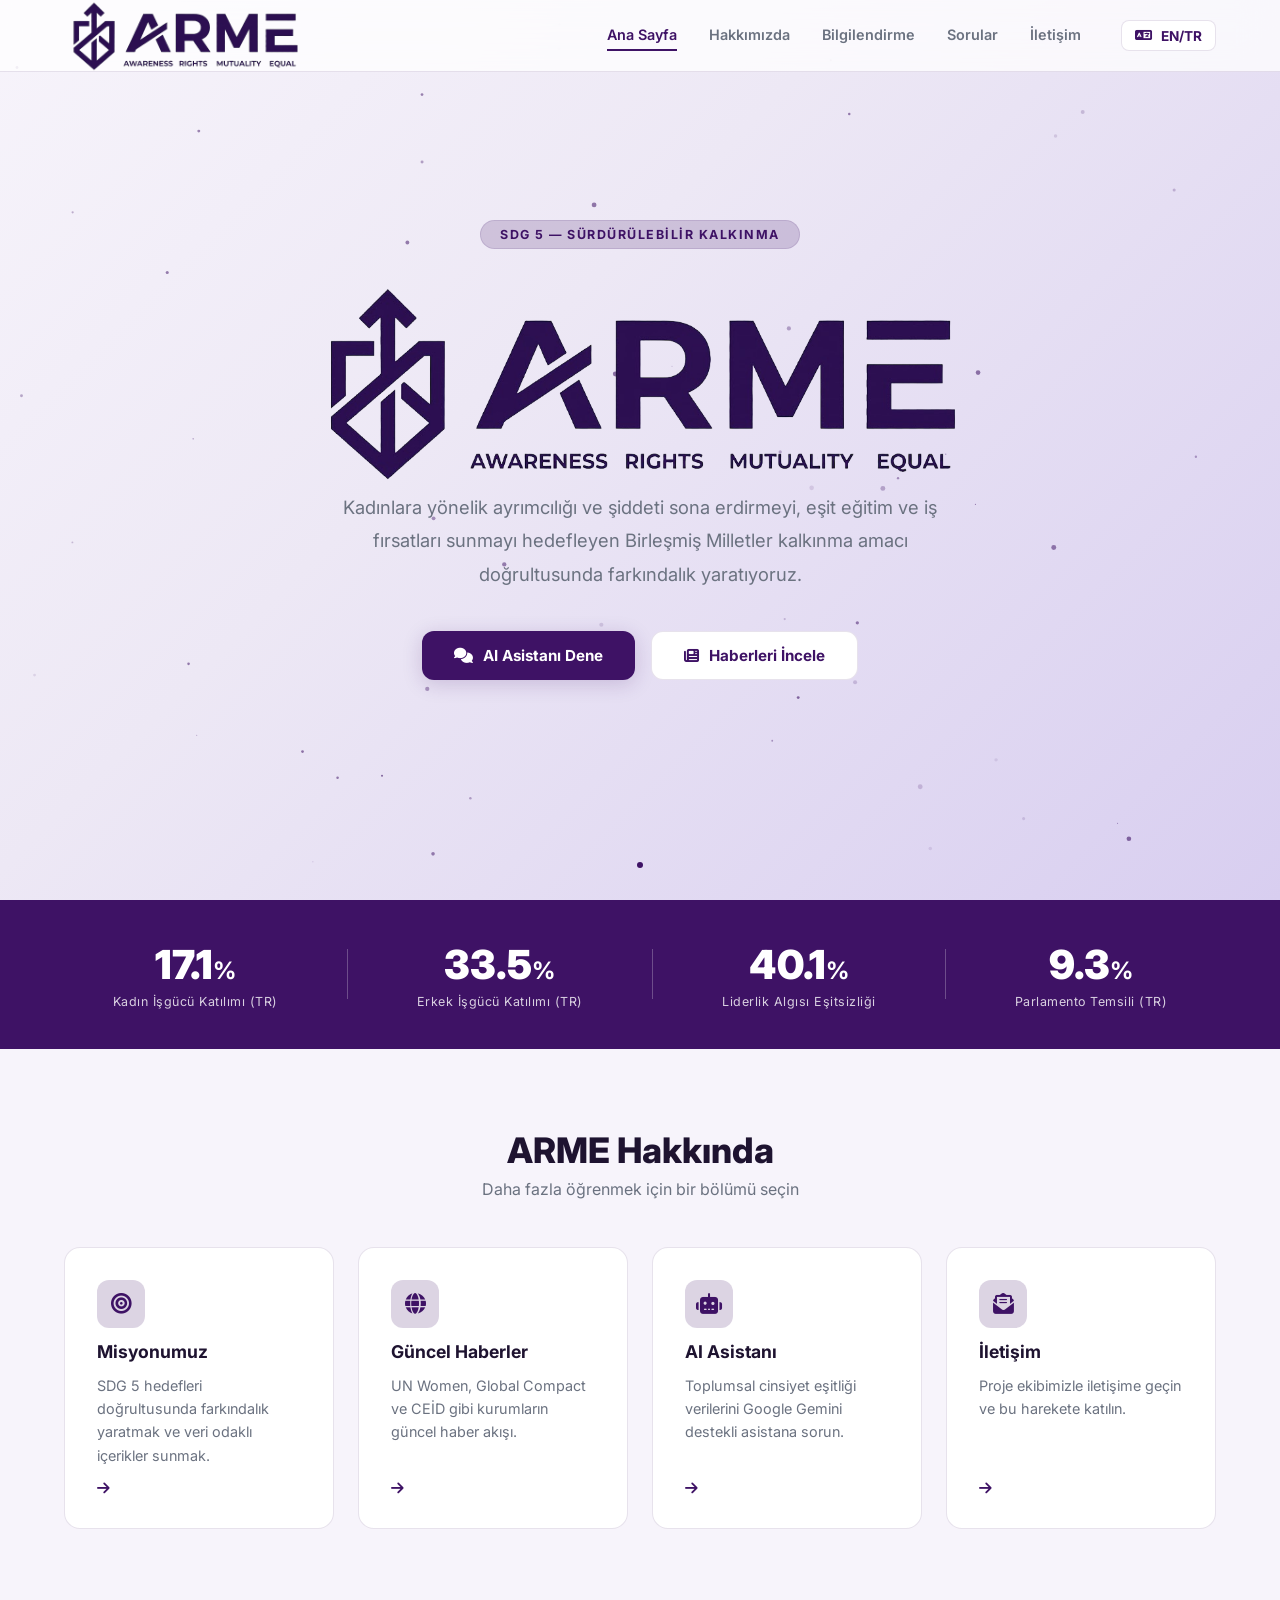
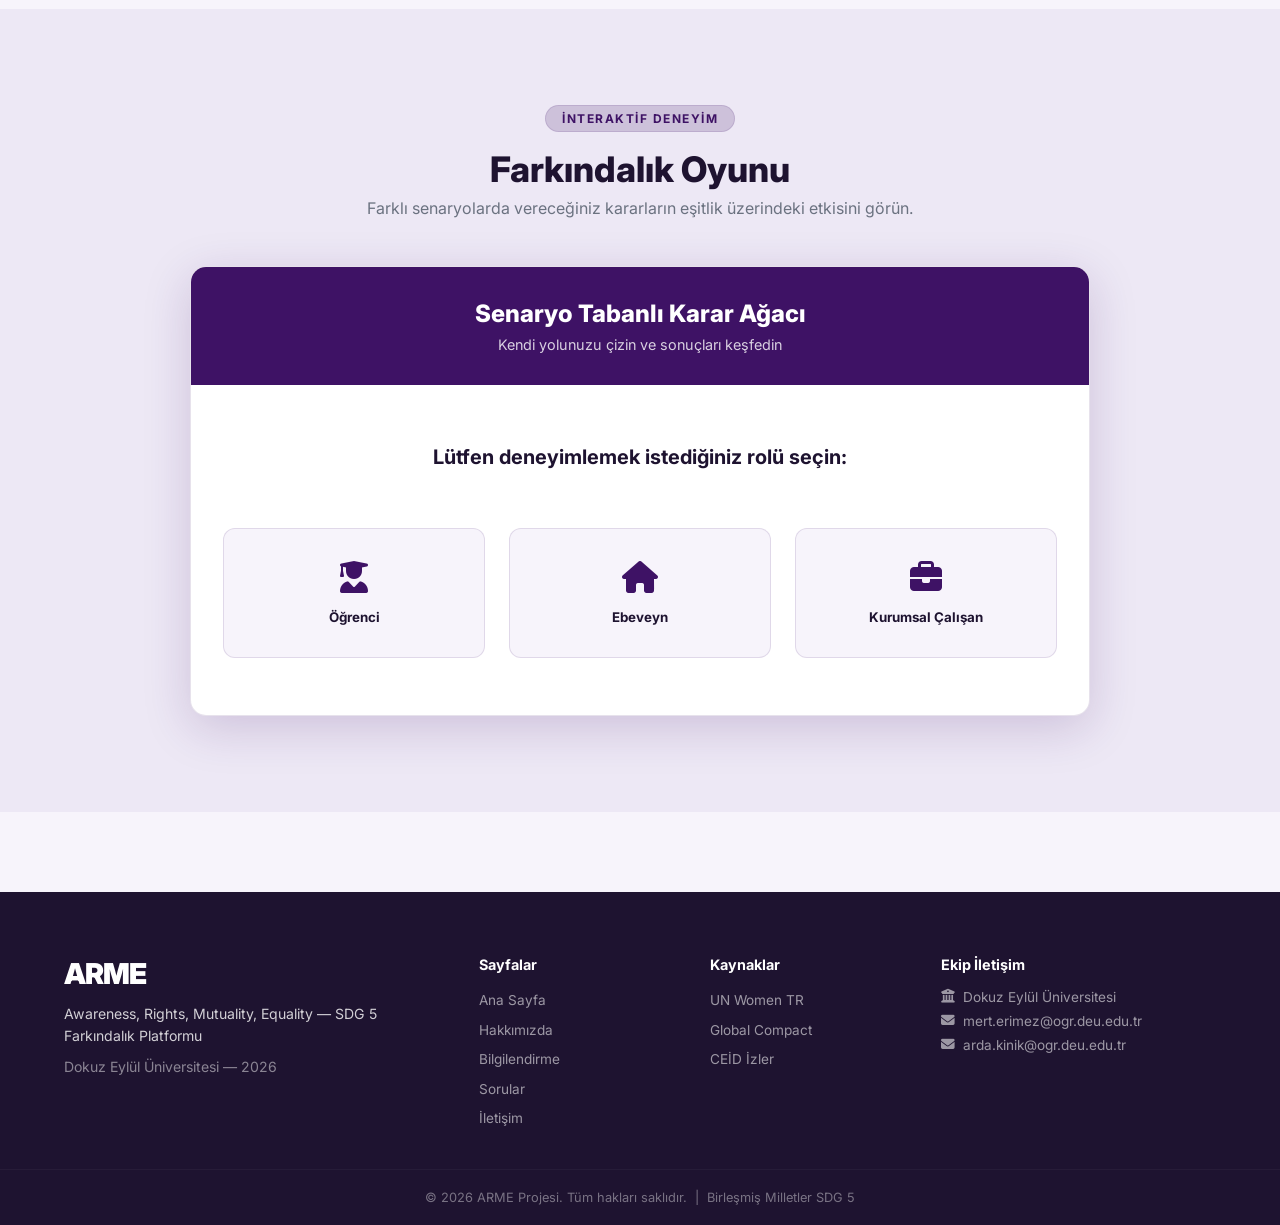
<file: sdg5-website/index.html>
<!DOCTYPE html>
<html lang="tr">

<head>
    <meta charset="UTF-8">
    <meta name="viewport" content="width=device-width, initial-scale=1.0">
    <title>ARME | Awareness, Rights, Mutuality, Equality</title>
    <meta name="description"
        content="ARME — SDG 5 Toplumsal Cinsiyet Eşitliği portalı. BM, ILO ve TÜİK verileri ile desteklenen küresel farkındalık platformu.">
    <link rel="preconnect" href="https://fonts.googleapis.com">
    <link href="https://fonts.googleapis.com/css2?family=Inter:wght@300;400;500;600;700;800;900&display=swap"
        rel="stylesheet">
    <link rel="stylesheet" href="https://cdnjs.cloudflare.com/ajax/libs/font-awesome/6.5.0/css/all.min.css">
    <link rel="stylesheet" href="styles.css">
</head>

<body>
    <!-- Navigation -->
    <header class="navbar" id="navbar">
        <div class="nav-inner">
            <a href="index.html" class="nav-brand">
                <img src="arme-logo.png" alt="ARME" class="nav-logo-img">
            </a>
            <nav class="nav-links" id="nav-links">
                <a href="index.html" class="nav-link active">Ana Sayfa</a>
                <a href="hakkimizda.html" class="nav-link">Hakkımızda</a>
                <a href="bilgilendirme.html" class="nav-link">Bilgilendirme</a>
                <a href="sorular.html" class="nav-link">Sorular</a>
                <a href="iletisim.html" class="nav-link">İletişim</a>
            </nav>
            <button class="hamburger" id="hamburger" aria-label="Menüyü Aç">
                <span></span><span></span><span></span>
            </button>
        </div>
    </header>

    <!-- Hero — Full Viewport -->
    <section class="hero" id="hero">
        <div class="hero-bg-particles" id="particles"></div>
        <div class="hero-content">
            <div class="hero-badge">SDG 5 — Sürdürülebilir Kalkınma</div>
            <a href="index.html" class="nav-brand">
                <img src="arme-logo.png" alt="ARME" class="herotitle">
            </a>

            <p class="hero-desc">Kadınlara yönelik ayrımcılığı ve şiddeti sona erdirmeyi, eşit eğitim ve iş fırsatları
                sunmayı hedefleyen Birleşmiş Milletler kalkınma amacı doğrultusunda farkındalık yaratıyoruz.</p>
            <div class="hero-actions">
                <a href="sorular.html" class="btn-primary">
                    <i class="fas fa-comments"></i> AI Asistanı Dene
                </a>
                <a href="bilgilendirme.html" class="btn-ghost">
                    <i class="fas fa-newspaper"></i> Haberleri İncele
                </a>
            </div>
        </div>
        <div class="hero-scroll-hint">
            <div class="scroll-dot"></div>
        </div>
    </section>

    <!-- Stats Strip -->
    <section class="stats-strip">
        <div class="stats-inner">
            <div class="stat-item">
                <span class="stat-num" data-target="36.6">0</span><span class="stat-unit">%</span>
                <p>Kadın İşgücü Katılımı (TR)</p>
            </div>
            <div class="stat-divider"></div>
            <div class="stat-item">
                <span class="stat-num" data-target="71.7">0</span><span class="stat-unit">%</span>
                <p>Erkek İşgücü Katılımı (TR)</p>
            </div>
            <div class="stat-divider"></div>
            <div class="stat-item">
                <span class="stat-num" data-target="85.9">0</span><span class="stat-unit">%</span>
                <p>Liderlik Algısı Eşitsizliği</p>
            </div>
            <div class="stat-divider"></div>
            <div class="stat-item">
                <span class="stat-num" data-target="20">0</span><span class="stat-unit">%</span>
                <p>Parlamento Temsili (TR)</p>
            </div>
        </div>
    </section>

    <!-- Quick Cards -->
    <section class="quick-cards">
        <div class="section-header-center">
            <h2>ARME Hakkında</h2>
            <p>Daha fazla öğrenmek için bir bölümü seçin</p>
        </div>
        <div class="cards-grid">
            <a href="hakkimizda.html" class="qcard">
                <div class="qcard-icon"><i class="fas fa-bullseye"></i></div>
                <h3>Misyonumuz</h3>
                <p>SDG 5 hedefleri doğrultusunda farkındalık yaratmak ve veri odaklı içerikler sunmak.</p>
                <span class="qcard-arrow"><i class="fas fa-arrow-right"></i></span>
            </a>
            <a href="bilgilendirme.html" class="qcard">
                <div class="qcard-icon"><i class="fas fa-globe"></i></div>
                <h3>Güncel Haberler</h3>
                <p>UN Women, Global Compact ve CEİD gibi kurumların güncel haber akışı.</p>
                <span class="qcard-arrow"><i class="fas fa-arrow-right"></i></span>
            </a>
            <a href="sorular.html" class="qcard">
                <div class="qcard-icon"><i class="fas fa-robot"></i></div>
                <h3>AI Asistanı</h3>
                <p>Toplumsal cinsiyet eşitliği verilerini Google Gemini destekli asistana sorun.</p>
                <span class="qcard-arrow"><i class="fas fa-arrow-right"></i></span>
            </a>
            <a href="iletisim.html" class="qcard">
                <div class="qcard-icon"><i class="fas fa-envelope-open-text"></i></div>
                <h3>İletişim</h3>
                <p>Proje ekibimizle iletişime geçin ve bu harekete katılın.</p>
                <span class="qcard-arrow"><i class="fas fa-arrow-right"></i></span>
            </a>
        </div>
    </section>

    <!-- Awareness Game Section -->
    <section class="game-section">
        <div class="section-header-center">
            <span class="page-badge">İnteraktif Deneyim</span>
            <h2>Farkındalık Oyunu</h2>
            <p>Farklı senaryolarda vereceğiniz kararların eşitlik üzerindeki etkisini görün.</p>
        </div>
        <div class="game-container">
            <div class="game-header">
                <h2>Senaryo Tabanlı Karar Ağacı</h2>
                <p>Kendi yolunuzu çizin ve sonuçları keşfedin</p>
            </div>
            <div id="game-body" class="game-body">
                <!-- Game content injected by JS -->
            </div>
        </div>
    </section>

    <!-- Footer -->
    <footer class="footer">
        <div class="footer-inner">
            <div class="footer-brand">
                <div class="footer-logo">ARME</div>
                <p>Awareness, Rights, Mutuality, Equality — SDG 5 Farkındalık Platformu</p>
                <p class="footer-sub">Dokuz Eylül Üniversitesi — 2026</p>
            </div>
            <div class="footer-links">
                <h4>Sayfalar</h4>
                <ul>
                    <li><a href="index.html">Ana Sayfa</a></li>
                    <li><a href="hakkimizda.html">Hakkımızda</a></li>
                    <li><a href="bilgilendirme.html">Bilgilendirme</a></li>
                    <li><a href="sorular.html">Sorular</a></li>
                    <li><a href="iletisim.html">İletişim</a></li>
                </ul>
            </div>
            <div class="footer-links">
                <h4>Kaynaklar</h4>
                <ul>
                    <li><a href="https://turkiye.unwomen.org/tr" target="_blank">UN Women TR</a></li>
                    <li><a href="https://www.globalcompactturkiye.org/" target="_blank">Global Compact</a></li>
                    <li><a href="https://ceidizler.ceid.org.tr/" target="_blank">CEİD İzler</a></li>
                </ul>
            </div>
            <div class="footer-contact">
                <h4>Ekip İletişim</h4>
                <p><i class="fas fa-university"></i> Dokuz Eylül Üniversitesi</p>
                <p><i class="fas fa-envelope"></i> mert.erimez@ogr.deu.edu.tr</p>
                <p><i class="fas fa-envelope"></i> arda.kinik@ogr.deu.edu.tr</p>
            </div>
        </div>
        <div class="footer-bottom">
            <p>© 2026 ARME Projesi. Tüm hakları saklıdır. &nbsp;|&nbsp; Birleşmiş Milletler SDG 5</p>
        </div>
    </footer>

    <script src="app.js"></script>
    <script src="game.js"></script>
    <script>
        // Stat counter animation 
        const statNums = document.querySelectorAll('.stat-num');
        const observer = new IntersectionObserver((entries) => {
            entries.forEach(e => {
                if (e.isIntersecting) {
                    const el = e.target;
                    const target = parseFloat(el.dataset.target);
                    let current = 0;
                    const step = target / 60;
                    const timer = setInterval(() => {
                        current += step;
                        if (current >= target) { current = target; clearInterval(timer); }
                        el.textContent = current % 1 === 0 ? Math.floor(current) : current.toFixed(1);
                    }, 20);
                    observer.unobserve(el);
                }
            });
        }, { threshold: 0.5 });
        statNums.forEach(n => observer.observe(n));

        // Particle background
        const canvas = document.createElement('canvas');
        const container = document.getElementById('particles');
        if (container) {
            canvas.style.cssText = 'position:absolute;inset:0;width:100%;height:100%;pointer-events:none;';
            container.appendChild(canvas);
            const ctx = canvas.getContext('2d');
            let particles = [];
            function resize() { canvas.width = container.offsetWidth; canvas.height = container.offsetHeight; }
            resize();
            window.addEventListener('resize', resize);
            for (let i = 0; i < 55; i++) {
                particles.push({
                    x: Math.random() * canvas.width, y: Math.random() * canvas.height,
                    r: Math.random() * 2 + 0.5, dx: (Math.random() - 0.5) * 0.4, dy: (Math.random() - 0.5) * 0.4, alpha: Math.random() * 0.5 + 0.1
                });
            }
            function draw() {
                ctx.clearRect(0, 0, canvas.width, canvas.height);
                particles.forEach(p => {
                    ctx.beginPath(); ctx.arc(p.x, p.y, p.r, 0, Math.PI * 2);
                    ctx.fillStyle = `rgba(62,18,101,${p.alpha})`; ctx.fill();
                    p.x += p.dx; p.y += p.dy;
                    if (p.x < 0 || p.x > canvas.width) p.dx *= -1;
                    if (p.y < 0 || p.y > canvas.height) p.dy *= -1;
                });
                requestAnimationFrame(draw);
            }
            draw();
        }


    </script>
</body>

</html>
</file>
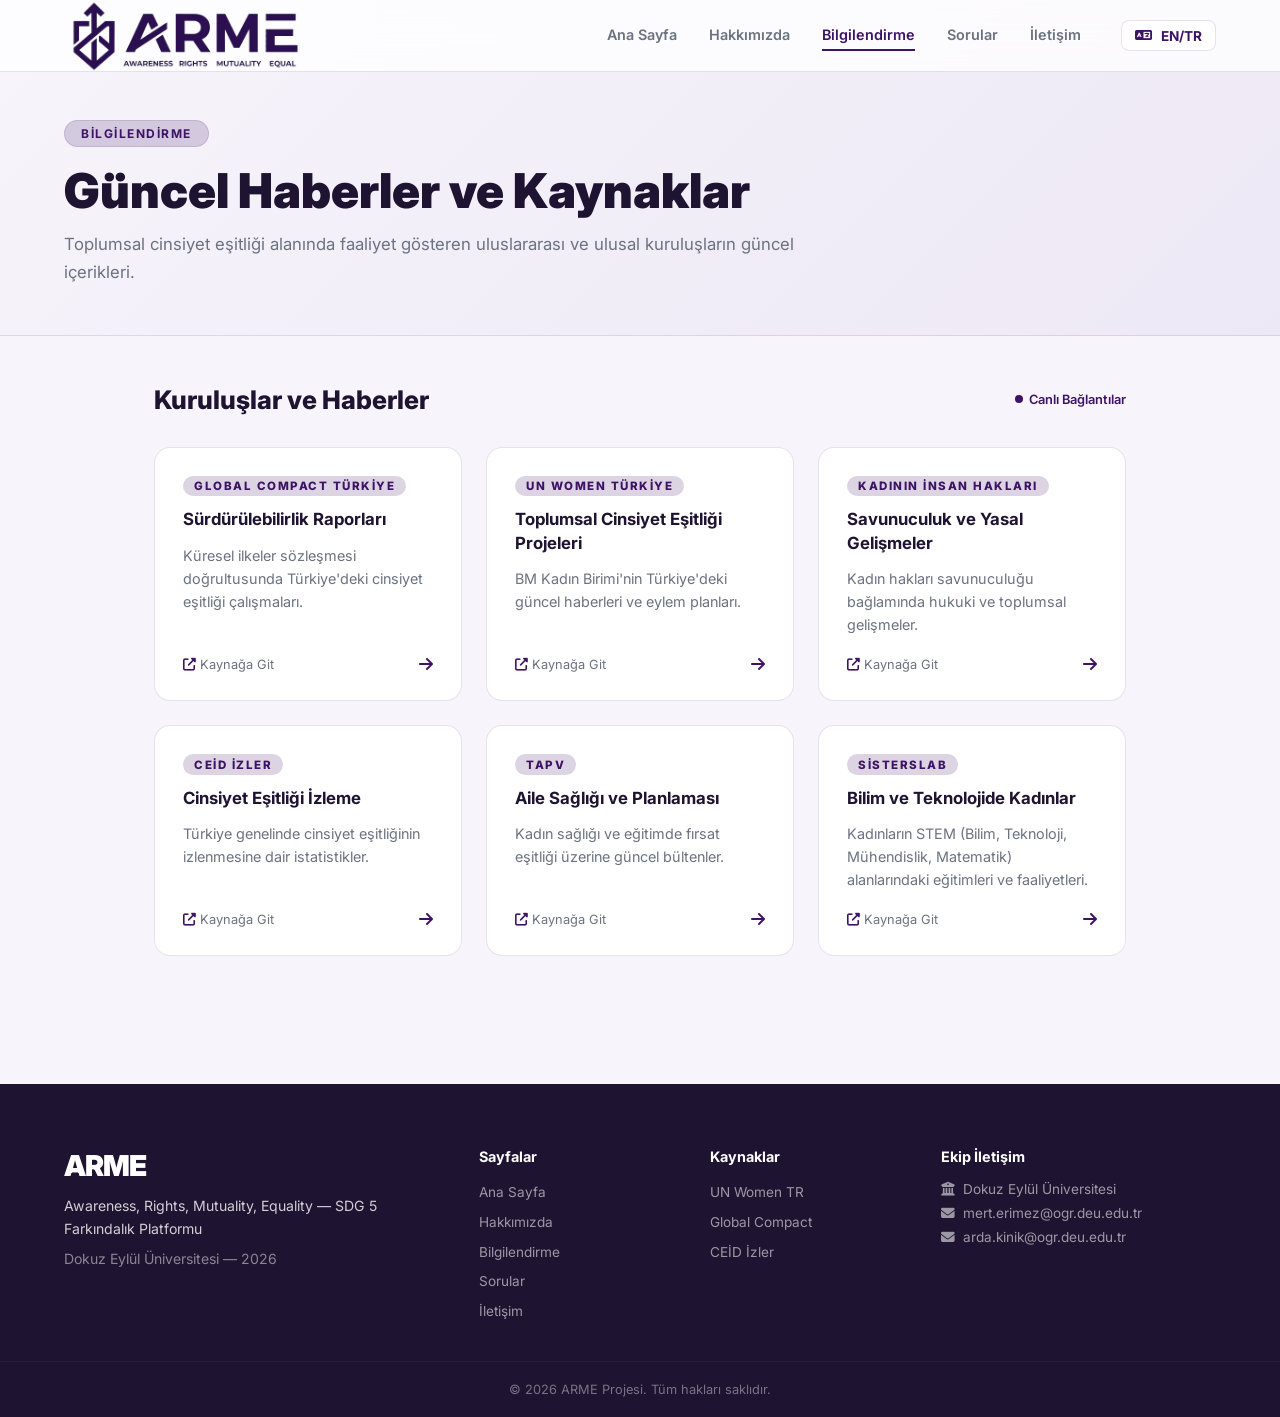
<file: sdg5-website/bilgilendirme.html>
﻿<!DOCTYPE html>
<html lang="tr">
<head>
    <meta charset="UTF-8">
    <meta name="viewport" content="width=device-width, initial-scale=1.0">
    <title>Bilgilendirme | ARME</title>
    <link rel="preconnect" href="https://fonts.googleapis.com">
    <link href="https://fonts.googleapis.com/css2?family=Inter:wght@300;400;500;600;700;800;900&display=swap" rel="stylesheet">
    <link rel="stylesheet" href="https://cdnjs.cloudflare.com/ajax/libs/font-awesome/6.5.0/css/all.min.css">
    <link rel="stylesheet" href="styles.css">
</head>
<body>
<header class="navbar" id="navbar">
    <div class="nav-inner">
        <a href="index.html" class="nav-brand"><img src="arme-logo.png" alt="ARME" class="nav-logo-img"></a>
        <nav class="nav-links" id="nav-links">
            <a href="index.html" class="nav-link">Ana Sayfa</a>
            <a href="hakkimizda.html" class="nav-link">Hakkımızda</a>
            <a href="bilgilendirme.html" class="nav-link active">Bilgilendirme</a>
            <a href="sorular.html" class="nav-link">Sorular</a>
            <a href="iletisim.html" class="nav-link">İletişim</a>
        </nav>
        <button class="hamburger" id="hamburger"><span></span><span></span><span></span></button>
    </div>
</header>

<div class="page-hero">
    <div class="page-hero-inner">
        <span class="page-badge">Bilgilendirme</span>
        <h1>Güncel Haberler ve Kaynaklar</h1>
        <p>Toplumsal cinsiyet eşitliği alanında faaliyet gösteren uluslararası ve ulusal kuruluşların güncel içerikleri.</p>
    </div>
</div>

<div class="page-content">
    <div class="section-top">
        <h2>Kuruluşlar ve Haberler</h2>
        <div class="live-badge"><span class="pulse"></span> Canlı Bağlantılar</div>
    </div>
    <div id="news-container" class="news-grid"></div>
</div>

<footer class="footer">
    <div class="footer-inner">
        <div class="footer-brand">
            <div class="footer-logo">ARME</div>
            <p>Awareness, Rights, Mutuality, Equality — SDG 5 Farkındalık Platformu</p>
            <p class="footer-sub">Dokuz Eylül Üniversitesi — 2026</p>
        </div>
        <div class="footer-links"><h4>Sayfalar</h4><ul>
            <li><a href="index.html">Ana Sayfa</a></li>
            <li><a href="hakkimizda.html">Hakkımızda</a></li>
            <li><a href="bilgilendirme.html">Bilgilendirme</a></li>
            <li><a href="sorular.html">Sorular</a></li>
            <li><a href="iletisim.html">İletişim</a></li>
        </ul></div>
        <div class="footer-links"><h4>Kaynaklar</h4><ul>
            <li><a href="https://turkiye.unwomen.org/tr" target="_blank">UN Women TR</a></li>
            <li><a href="https://www.globalcompactturkiye.org/" target="_blank">Global Compact</a></li>
            <li><a href="https://ceidizler.ceid.org.tr/" target="_blank">CEİD İzler</a></li>
        </ul></div>
        <div class="footer-contact"><h4>Ekip İletişim</h4>
            <p><i class="fas fa-university"></i> Dokuz Eylül Üniversitesi</p>
            <p><i class="fas fa-envelope"></i> mert.erimez@ogr.deu.edu.tr</p>
            <p><i class="fas fa-envelope"></i> arda.kinik@ogr.deu.edu.tr</p>
        </div>
    </div>
    <div class="footer-bottom"><p>© 2026 ARME Projesi. Tüm hakları saklıdır.</p></div>
</footer>
<script src="app.js"></script>
</body>
</html>
</file>
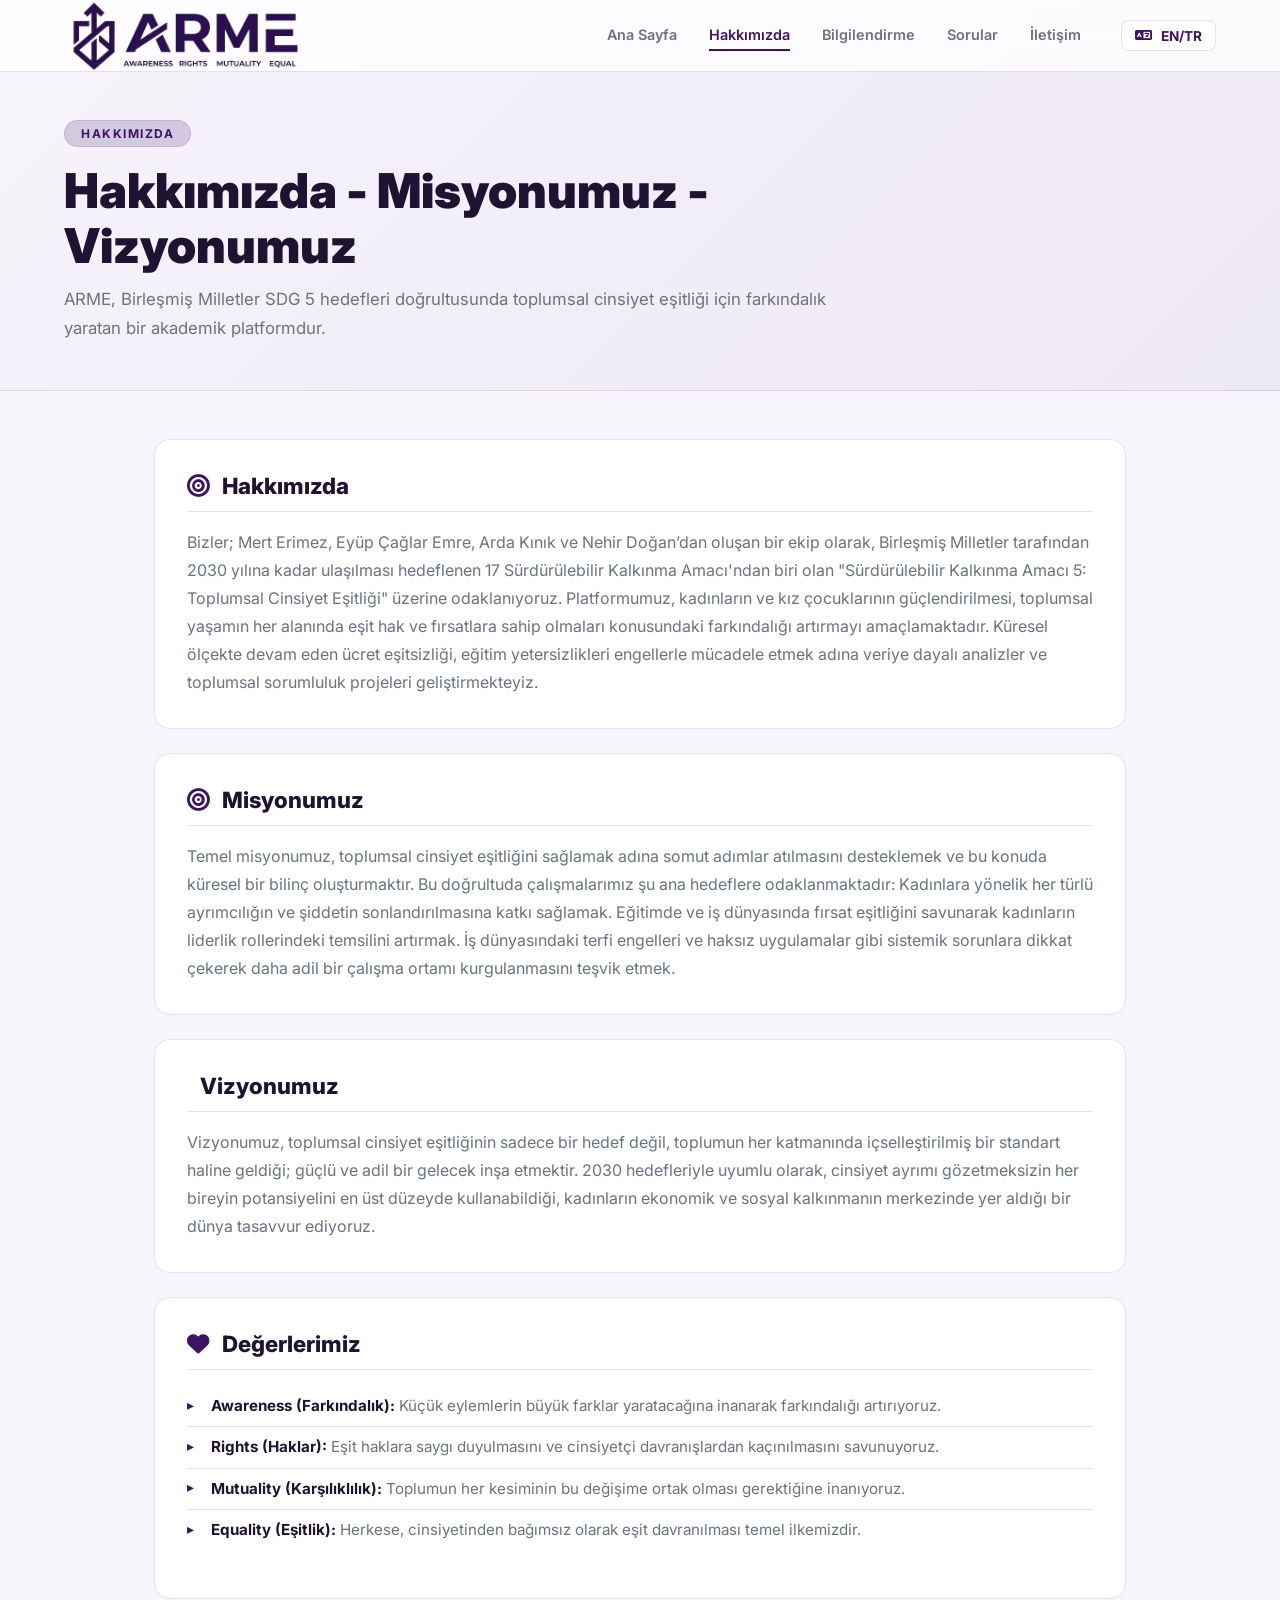
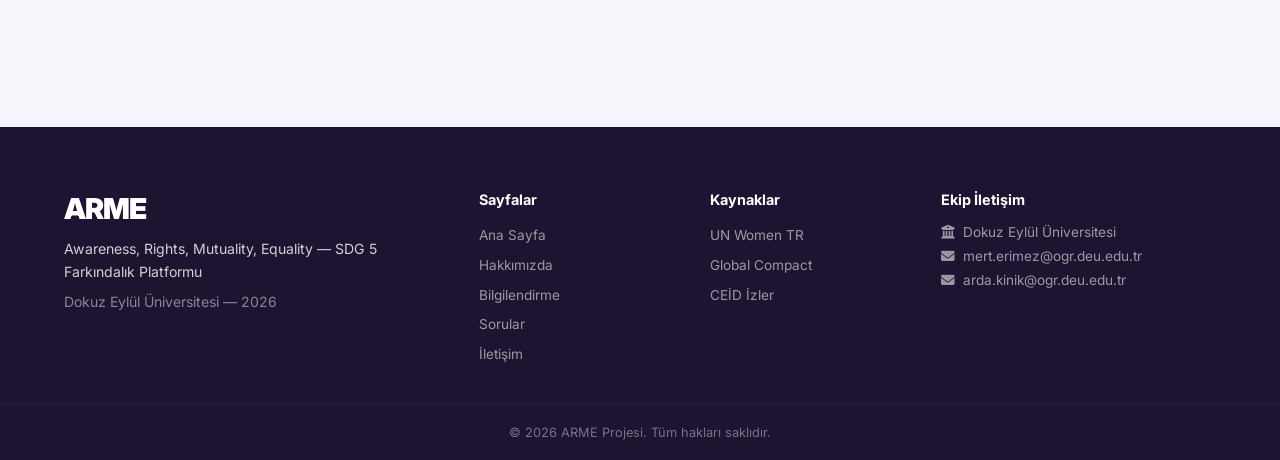
<file: sdg5-website/hakkimizda.html>
<!DOCTYPE html>
<html lang="tr">

<head>
    <meta charset="UTF-8">
    <meta name="viewport" content="width=device-width, initial-scale=1.0">
    <title>Hakkımızda | ARME</title>
    <link rel="preconnect" href="https://fonts.googleapis.com">
    <link href="https://fonts.googleapis.com/css2?family=Inter:wght@300;400;500;600;700;800;900&display=swap"
        rel="stylesheet">
    <link rel="stylesheet" href="https://cdnjs.cloudflare.com/ajax/libs/font-awesome/6.5.0/css/all.min.css">
    <link rel="stylesheet" href="styles.css">
</head>

<body>
    <header class="navbar" id="navbar">
        <div class="nav-inner">
            <a href="index.html" class="nav-brand">
                <img src="arme-logo.png" alt="ARME Logo" class="nav-logo-img">
            </a>
            <nav class="nav-links" id="nav-links">
                <a href="index.html" class="nav-link">Ana Sayfa</a>
                <a href="hakkimizda.html" class="nav-link active">Hakkımızda</a>
                <a href="bilgilendirme.html" class="nav-link">Bilgilendirme</a>
                <a href="sorular.html" class="nav-link">Sorular</a>
                <a href="iletisim.html" class="nav-link">İletişim</a>
            </nav>
            <button class="hamburger" id="hamburger"><span></span><span></span><span></span></button>
        </div>
    </header>

    <div class="page-hero">
        <div class="page-hero-inner">
            <span class="page-badge">Hakkımızda</span>
            <h1>Hakkımızda - Misyonumuz - Vizyonumuz</h1>
            <p>ARME, Birleşmiş Milletler SDG 5 hedefleri doğrultusunda toplumsal cinsiyet eşitliği için farkındalık
                yaratan bir akademik platformdur.</p>
        </div>
    </div>

    <div class="page-content">
        <div class="card">
            <h2><i class="fas fa-bullseye" style="color:var(--accent);margin-right:.5rem"></i> Hakkımızda</h2>
            <p>
                Bizler; Mert Erimez, Eyüp Çağlar Emre, Arda Kınık ve Nehir Doğan’dan oluşan bir ekip olarak, Birleşmiş
                Milletler tarafından 2030 yılına kadar ulaşılması hedeflenen 17 Sürdürülebilir Kalkınma Amacı'ndan biri
                olan "Sürdürülebilir Kalkınma Amacı 5: Toplumsal Cinsiyet Eşitliği" üzerine odaklanıyoruz. Platformumuz,
                kadınların ve kız çocuklarının güçlendirilmesi, toplumsal yaşamın her alanında eşit hak ve fırsatlara
                sahip olmaları konusundaki farkındalığı artırmayı amaçlamaktadır. Küresel ölçekte devam eden ücret
                eşitsizliği, eğitim yetersizlikleri engellerle mücadele etmek adına veriye dayalı analizler ve toplumsal
                sorumluluk projeleri geliştirmekteyiz.
            </p>
        </div>
        <div class="card">
            <h2><i class="fas fa-bullseye" style="color:var(--accent);margin-right:.5rem"></i> Misyonumuz</h2>
            <p>
                Temel misyonumuz, toplumsal cinsiyet eşitliğini sağlamak adına somut adımlar atılmasını desteklemek ve
                bu
                konuda küresel bir bilinç oluşturmaktır. Bu doğrultuda çalışmalarımız şu ana hedeflere
                odaklanmaktadır: Kadınlara yönelik her türlü ayrımcılığın ve şiddetin sonlandırılmasına katkı
                sağlamak. Eğitimde ve iş dünyasında fırsat eşitliğini savunarak kadınların liderlik rollerindeki
                temsilini artırmak. İş dünyasındaki terfi engelleri ve haksız uygulamalar gibi sistemik sorunlara dikkat
                çekerek daha adil bir çalışma ortamı kurgulanmasını teşvik etmek.
            </p>

        </div>

        <div class="card">
            <h2><i class="fas fa-telescope" style="color:var(--accent);margin-right:.5rem"></i> Vizyonumuz</h2>
            <p>
                Vizyonumuz, toplumsal cinsiyet eşitliğinin sadece bir hedef değil, toplumun her katmanında
                içselleştirilmiş bir standart haline geldiği; güçlü ve adil bir gelecek inşa etmektir. 2030
                hedefleriyle uyumlu olarak, cinsiyet ayrımı gözetmeksizin her bireyin potansiyelini en üst düzeyde
                kullanabildiği, kadınların ekonomik ve sosyal kalkınmanın merkezinde yer aldığı bir dünya tasavvur
                ediyoruz.
            </p>
        </div>


        <div class="card">
            <h2><i class="fas fa-heart" style="color:var(--accent);margin-right:.5rem"></i> Değerlerimiz</h2>
            <ul class="styled-list">
                <li><strong>Awareness (Farkındalık):</strong> Küçük eylemlerin büyük farklar yaratacağına inanarak
                    farkındalığı artırıyoruz.</li>
                <li><strong>Rights (Haklar):</strong> Eşit haklara saygı duyulmasını ve cinsiyetçi davranışlardan
                    kaçınılmasını savunuyoruz.</li>
                <li><strong>Mutuality (Karşılıklılık):</strong> Toplumun her kesiminin bu değişime ortak olması
                    gerektiğine inanıyoruz.</li>
                <li><strong>Equality (Eşitlik):</strong> Herkese, cinsiyetinden bağımsız olarak eşit davranılması temel
                    ilkemizdir.</li>
            </ul>
        </div>
    </div>

    <footer class="footer">
        <div class="footer-inner">
            <div class="footer-brand">
                <div class="footer-logo">ARME</div>
                <p>Awareness, Rights, Mutuality, Equality — SDG 5 Farkındalık Platformu</p>
                <p class="footer-sub">Dokuz Eylül Üniversitesi — 2026</p>
            </div>
            <div class="footer-links">
                <h4>Sayfalar</h4>
                <ul>
                    <li><a href="index.html">Ana Sayfa</a></li>
                    <li><a href="hakkimizda.html">Hakkımızda</a></li>
                    <li><a href="bilgilendirme.html">Bilgilendirme</a></li>
                    <li><a href="sorular.html">Sorular</a></li>
                    <li><a href="iletisim.html">İletişim</a></li>
                </ul>
            </div>
            <div class="footer-links">
                <h4>Kaynaklar</h4>
                <ul>
                    <li><a href="https://turkiye.unwomen.org/tr" target="_blank">UN Women TR</a></li>
                    <li><a href="https://www.globalcompactturkiye.org/" target="_blank">Global Compact</a></li>
                    <li><a href="https://ceidizler.ceid.org.tr/" target="_blank">CEİD İzler</a></li>
                </ul>
            </div>
            <div class="footer-contact">
                <h4>Ekip İletişim</h4>
                <p><i class="fas fa-university"></i> Dokuz Eylül Üniversitesi</p>
                <p><i class="fas fa-envelope"></i> mert.erimez@ogr.deu.edu.tr</p>
                <p><i class="fas fa-envelope"></i> arda.kinik@ogr.deu.edu.tr</p>
            </div>
        </div>
        <div class="footer-bottom">
            <p>© 2026 ARME Projesi. Tüm hakları saklıdır.</p>
        </div>
    </footer>
    <script src="app.js"></script>
</body>

</html>
</file>
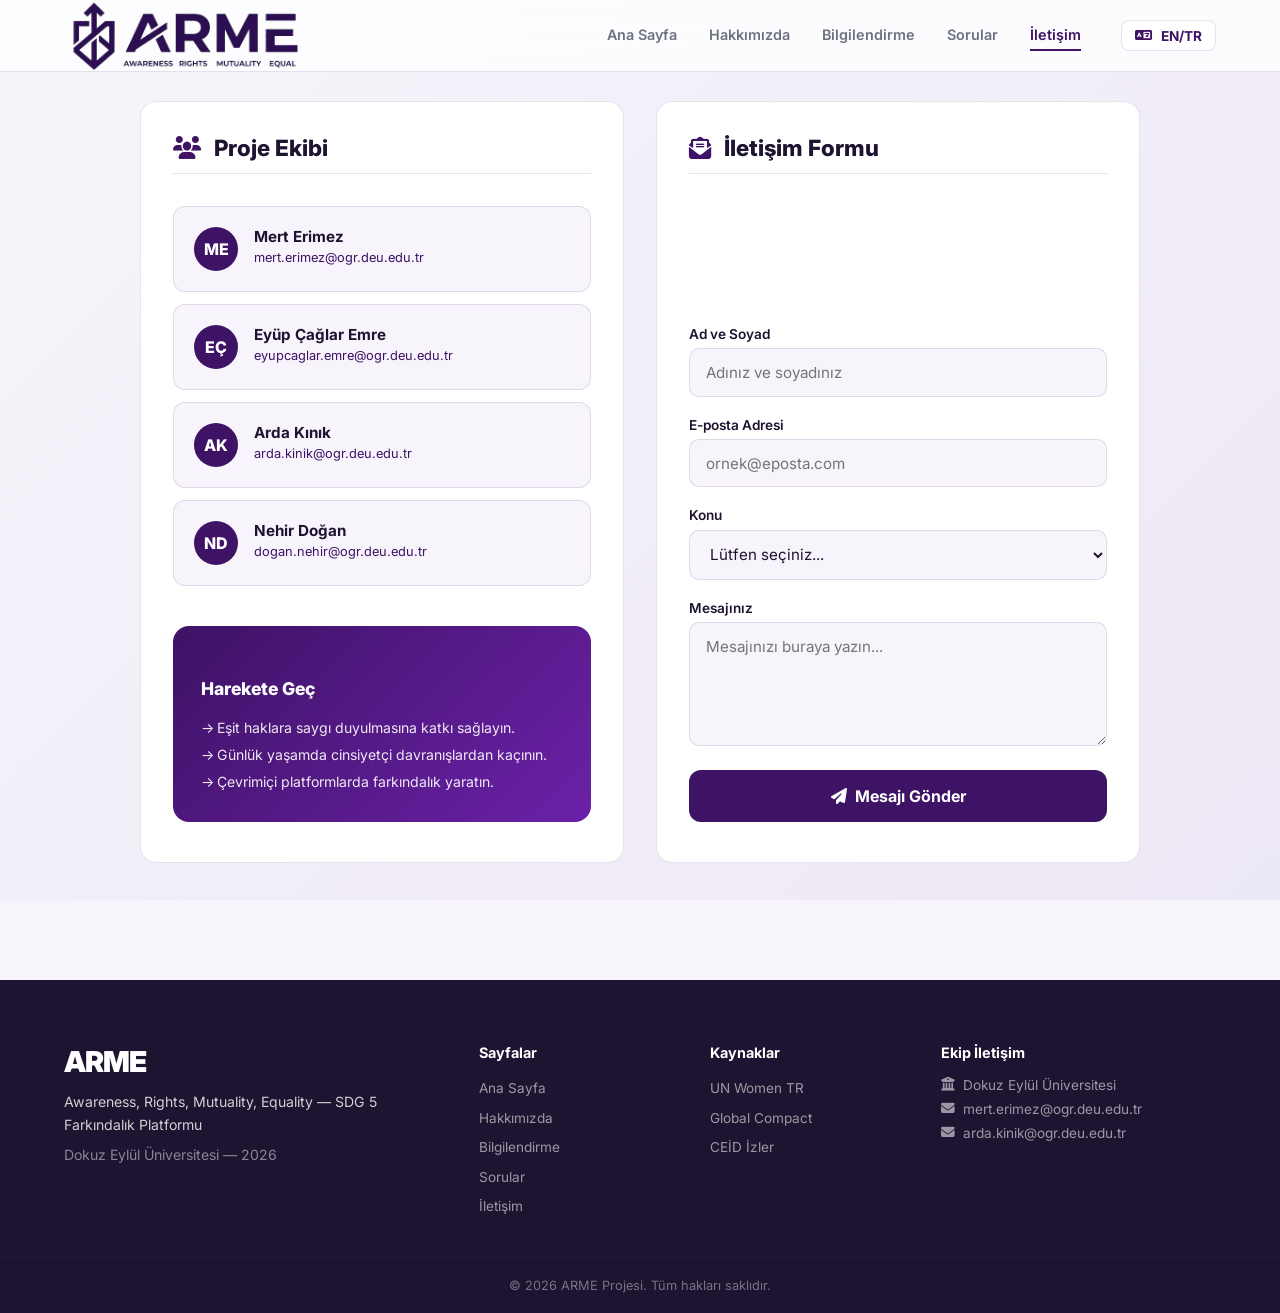
<file: sdg5-website/iletisim.html>
<!DOCTYPE html>
<html lang="tr">
<head>
    <meta charset="UTF-8">
    <meta name="viewport" content="width=device-width, initial-scale=1.0">
    <title>İletişim | ARME</title>
    <link rel="preconnect" href="https://fonts.googleapis.com">
    <link href="https://fonts.googleapis.com/css2?family=Inter:wght@300;400;500;600;700;800;900&display=swap" rel="stylesheet">
    <link rel="stylesheet" href="https://cdnjs.cloudflare.com/ajax/libs/font-awesome/6.5.0/css/all.min.css">
    <link rel="stylesheet" href="styles.css">
</head>
<body class="contact-body">
<header class="navbar" id="navbar">
    <div class="nav-inner">
        <a href="index.html" class="nav-brand"><img src="arme-logo.png" alt="ARME" class="nav-logo-img"></a>
        <nav class="nav-links" id="nav-links">
            <a href="index.html" class="nav-link">Ana Sayfa</a>
            <a href="hakkimizda.html" class="nav-link">Hakkımızda</a>
            <a href="bilgilendirme.html" class="nav-link">Bilgilendirme</a>
            <a href="sorular.html" class="nav-link">Sorular</a>
            <a href="iletisim.html" class="nav-link active">İletişim</a>
        </nav>
        <button class="hamburger" id="hamburger"><span></span><span></span><span></span></button>
    </div>
</header>

<div class="contact-page-wrapper">
    <div class="contact-grid">
        <!-- Left: Team -->
        <div>
            <div class="card">
                <h2><i class="fas fa-users" style="color:var(--accent);margin-right:.5rem"></i> Proje Ekibi</h2>
                <div class="team-list-grid">
                    <div class="team-card">
                        <div class="team-avatar">ME</div>
                        <div class="team-info">
                            <strong>Mert Erimez</strong>
                            <a href="mailto:mert.erimez@ogr.deu.edu.tr">mert.erimez@ogr.deu.edu.tr</a>
                        </div>
                    </div>
                    <div class="team-card">
                        <div class="team-avatar">EÇ</div>
                        <div class="team-info">
                            <strong>Eyüp Çağlar Emre</strong>
                            <a href="mailto:eyupcaglar.emre@ogr.deu.edu.tr">eyupcaglar.emre@ogr.deu.edu.tr</a>
                        </div>
                    </div>
                    <div class="team-card">
                        <div class="team-avatar">AK</div>
                        <div class="team-info">
                            <strong>Arda Kınık</strong>
                            <a href="mailto:arda.kinik@ogr.deu.edu.tr">arda.kinik@ogr.deu.edu.tr</a>
                        </div>
                    </div>
                    <div class="team-card">
                        <div class="team-avatar">ND</div>
                        <div class="team-info">
                            <strong>Nehir Doğan</strong>
                            <a href="mailto:dogan.nehir@ogr.deu.edu.tr">dogan.nehir@ogr.deu.edu.tr</a>
                        </div>
                    </div>
                </div>
                <div class="cta-box">
                    <h3 style="color:white; margin-bottom: 1rem;">Harekete Geç</h3>
                    <ul>
                        <li>Eşit haklara saygı duyulmasına katkı sağlayın.</li>
                        <li>Günlük yaşamda cinsiyetçi davranışlardan kaçının.</li>
                        <li>Çevrimiçi platformlarda farkındalık yaratın.</li>
                    </ul>
                </div>
            </div>
        </div>

        <!-- Right: Form -->
        <div>
            <div class="card">
                <h2><i class="fas fa-envelope-open-text" style="color:var(--accent);margin-right:.5rem"></i> İletişim Formu</h2>
                <form id="contact-form">
                    <div class="form-group">
                        <label for="name">Ad ve Soyad</label>
                        <input type="text" id="name" name="name" placeholder="Adınız ve soyadınız" required>
                    </div>
                    <div class="form-group">
                        <label for="email">E-posta Adresi</label>
                        <input type="email" id="email" name="email" placeholder="ornek@eposta.com" required>
                    </div>
                    <div class="form-group">
                        <label for="subject">Konu</label>
                        <select id="subject" name="subject" required>
                            <option value="">Lütfen seçiniz...</option>
                            <option>Soru Sormak İstiyorum</option>
                            <option>Veri Kaynakları Hakkında</option>
                            <option>Gönüllü Destek</option>
                            <option>Akademik İşbirliği</option>
                            <option>Diğer</option>
                        </select>
                    </div>
                    <div class="form-group">
                        <label for="message">Mesajınız</label>
                        <textarea id="message" name="message" rows="5" placeholder="Mesajınızı buraya yazın..." required></textarea>
                    </div>
                    <button type="submit" class="btn-submit">
                        <i class="fas fa-paper-plane"></i> Mesajı Gönder
                    </button>
                    <div class="form-success" id="form-success">
                        <i class="fas fa-check-circle"></i> Mesajınız başarıyla iletildi. En kısa sürede size dönüş yapacağız.
                    </div>
                </form>
            </div>
        </div>
    </div>
</div>

<footer class="footer">
    <div class="footer-inner">
        <div class="footer-brand">
            <div class="footer-logo">ARME</div>
            <p>Awareness, Rights, Mutuality, Equality — SDG 5 Farkındalık Platformu</p>
            <p class="footer-sub">Dokuz Eylül Üniversitesi — 2026</p>
        </div>
        <div class="footer-links"><h4>Sayfalar</h4><ul>
            <li><a href="index.html">Ana Sayfa</a></li>
            <li><a href="hakkimizda.html">Hakkımızda</a></li>
            <li><a href="bilgilendirme.html">Bilgilendirme</a></li>
            <li><a href="sorular.html">Sorular</a></li>
            <li><a href="iletisim.html">İletişim</a></li>
        </ul></div>
        <div class="footer-links"><h4>Kaynaklar</h4><ul>
            <li><a href="https://turkiye.unwomen.org/tr" target="_blank">UN Women TR</a></li>
            <li><a href="https://www.globalcompactturkiye.org/" target="_blank">Global Compact</a></li>
            <li><a href="https://ceidizler.ceid.org.tr/" target="_blank">CEİD İzler</a></li>
        </ul></div>
        <div class="footer-contact"><h4>Ekip İletişim</h4>
            <p><i class="fas fa-university"></i> Dokuz Eylül Üniversitesi</p>
            <p><i class="fas fa-envelope"></i> mert.erimez@ogr.deu.edu.tr</p>
            <p><i class="fas fa-envelope"></i> arda.kinik@ogr.deu.edu.tr</p>
        </div>
    </div>
    <div class="footer-bottom"><p>© 2026 ARME Projesi. Tüm hakları saklıdır.</p></div>
</footer>
<script src="app.js"></script>
</body>
</html>
</file>
<file: sdg5-website/styles.css>
:root {
    --accent: #3e1265;
    --accent-light: #6b21a8;
    --accent-glow: rgba(62,18,101,0.18);
    --white: #ffffff;
    --bg: #f7f4fb;
    --bg2: #ede8f5;
    --text: #1e1330;
    --text-muted: #6b7280;
    --border: rgba(62,18,101,0.12);
    --shadow: 0 4px 32px rgba(62,18,101,0.10);
    --shadow-lg: 0 12px 48px rgba(62,18,101,0.18);
    --radius: 16px;
    --transition: all 0.3s cubic-bezier(0.4,0,0.2,1);
    --font: 'Inter', sans-serif;
    --nav-h: 72px;
}

*, *::before, *::after { box-sizing: border-box; margin: 0; padding: 0; }
html { scroll-behavior: smooth; font-size: 16px; }
body { font-family: var(--font); background: var(--bg); color: var(--text); min-height: 100vh; overflow-x: hidden; }
img { max-width: 100%; }
a { color: inherit; text-decoration: none; }
ul { list-style: none; }
button { font-family: var(--font); cursor: pointer; border: none; background: none; }

/* ---- NAVBAR ---- */
.navbar {
    position: fixed; top: 0; left: 0; right: 0; z-index: 1000;
    height: var(--nav-h);
    display: flex; align-items: center;
    background: rgba(255,255,255,0.75);
    backdrop-filter: blur(18px);
    border-bottom: 1px solid var(--border);
    transition: var(--transition);
}
.navbar.scrolled { background: rgba(255,255,255,0.96); box-shadow: var(--shadow); }
.nav-inner { 
    display: flex !important; 
    justify-content: space-between !important; 
    align-items: center !important; 
    width: 100% !important; 
    max-width: 100% !important; 
    padding: 0 5% !important; 
}
.nav-brand { 
    margin-left: 0 !important; 
    justify-content: flex-start !important;
    display: flex !important; 
    align-items: center !important; 
}
.nav-logo-img {
    mix-blend-mode: multiply !important;
    background-color: transparent !important;
    height: 78px !important;
    width: auto !important;
    object-fit: contain !important;
    display: block !important;
}
.brand-arme { color: var(--accent); }
.nav-links { display: flex; gap: 2rem; align-items: center; }
.nav-link { font-size: 0.9rem; font-weight: 600; color: var(--text-muted); padding: 0.4rem 0; border-bottom: 2px solid transparent; transition: var(--transition); }
.nav-link:hover, .nav-link.active { color: var(--accent); border-bottom-color: var(--accent); }
.hamburger { display: none; flex-direction: column; gap: 5px; padding: 6px; }
.hamburger span { display: block; width: 24px; height: 2px; background: var(--accent); border-radius: 2px; transition: var(--transition); }
.hamburger.active span:nth-child(1) { transform: translateY(7px) rotate(45deg); }
.hamburger.active span:nth-child(2) { opacity: 0; }
.hamburger.active span:nth-child(3) { transform: translateY(-7px) rotate(-45deg); }

/* ---- HERO ---- */
.hero {
    position: relative; width: 100%; height: 100vh;
    display: flex; align-items: center; justify-content: center;
    text-align: center;
    background: linear-gradient(135deg, #f7f4fb 0%, #ede8f5 40%, #d8cef0 100%);
    overflow: hidden;
}
.hero-bg-particles { position: absolute; inset: 0; z-index: 0; }
.hero-content { position: relative; z-index: 1; max-width: 800px; padding: 0 5%; }
.hero-badge {
    display: inline-block; margin-bottom: 1.5rem;
    background: var(--accent-glow); border: 1px solid var(--border);
    color: var(--accent); font-size: 0.78rem; font-weight: 700;
    letter-spacing: 1.5px; text-transform: uppercase;
    padding: 0.4rem 1.2rem; border-radius: 100px;
    animation: fadeDown 0.8s ease both;
}
.hero-title { font-size: clamp(4rem, 12vw, 9rem); font-weight: 900; line-height: 1; letter-spacing: -3px; margin-bottom: 0.8rem; animation: fadeDown 0.9s 0.1s ease both; }
.word-arme { background: linear-gradient(135deg, var(--accent), var(--accent-light)); -webkit-background-clip: text; -webkit-text-fill-color: transparent; }
.hero-slogan { font-size: clamp(0.9rem, 2vw, 1.15rem); font-weight: 600; color: var(--accent); letter-spacing: 2px; margin-bottom: 1.5rem; animation: fadeDown 1s 0.2s ease both; }
.hero-desc { font-size: clamp(1rem, 2vw, 1.15rem); color: var(--text-muted); line-height: 1.8; max-width: 640px; margin: 0 auto 2.5rem; animation: fadeDown 1s 0.3s ease both; }
.hero-actions { display: flex; gap: 1rem; justify-content: center; flex-wrap: wrap; animation: fadeDown 1s 0.4s ease both; }
.hero-scroll-hint { position: absolute; bottom: 2rem; left: 50%; transform: translateX(-50%); z-index: 1; }
.scroll-dot { width: 6px; height: 6px; border-radius: 50%; background: var(--accent); animation: bounce 1.6s infinite; }

/* ---- BUTTONS ---- */
.btn-primary {
    display: inline-flex; align-items: center; gap: 0.6rem;
    background: var(--accent); color: #fff;
    padding: 0.9rem 2rem; border-radius: 12px;
    font-weight: 700; font-size: 0.95rem;
    box-shadow: 0 4px 20px var(--accent-glow);
    transition: var(--transition);
}
.btn-primary:hover { background: var(--accent-light); transform: translateY(-2px); box-shadow: 0 8px 28px var(--accent-glow); }
.btn-ghost {
    display: inline-flex; align-items: center; gap: 0.6rem;
    background: white; color: var(--accent);
    padding: 0.9rem 2rem; border-radius: 12px;
    font-weight: 700; font-size: 0.95rem;
    border: 1.5px solid var(--border);
    transition: var(--transition);
}
.btn-ghost:hover { border-color: var(--accent); box-shadow: var(--shadow); transform: translateY(-2px); }
.btn-submit {
    width: 100%; padding: 1rem; border-radius: 12px;
    background: var(--accent); color: white; font-weight: 700; font-size: 1rem;
    cursor: pointer; border: none; transition: var(--transition);
    display: flex; align-items: center; justify-content: center; gap: 0.5rem;
}
.btn-submit:hover { background: var(--accent-light); transform: translateY(-1px); }

/* ---- STATS STRIP ---- */
.stats-strip { background: var(--accent); padding: 2.5rem 5%; }
.stats-inner { max-width: 1100px; margin: 0 auto; display: flex; align-items: center; justify-content: space-around; flex-wrap: wrap; gap: 1.5rem; }
.stat-item { text-align: center; color: white; }
.stat-num { font-size: 2.5rem; font-weight: 900; }
.stat-unit { font-size: 1.5rem; font-weight: 700; }
.stat-item p { font-size: 0.78rem; opacity: 0.8; margin-top: 0.3rem; letter-spacing: 0.5px; }
.stat-divider { width: 1px; height: 50px; background: rgba(255,255,255,0.25); }

/* ---- QUICK CARDS ---- */
.quick-cards { padding: 5rem 5%; max-width: 1280px; margin: 0 auto; }
.section-header-center { text-align: center; margin-bottom: 3rem; }
.section-header-center h2 { font-size: 2.2rem; font-weight: 800; color: var(--text); }
.section-header-center p { color: var(--text-muted); margin-top: 0.5rem; }
.cards-grid { display: grid; grid-template-columns: repeat(auto-fit, minmax(240px, 1fr)); gap: 1.5rem; }
.qcard {
    background: white; border: 1px solid var(--border);
    border-radius: var(--radius); padding: 2rem;
    transition: var(--transition); position: relative;
    display: flex; flex-direction: column; gap: 0.8rem;
}
.qcard:hover { box-shadow: var(--shadow-lg); transform: translateY(-4px); border-color: var(--accent); }
.qcard-icon { width: 48px; height: 48px; background: var(--accent-glow); border-radius: 12px; display: flex; align-items: center; justify-content: center; color: var(--accent); font-size: 1.3rem; }
.qcard h3 { font-size: 1.1rem; font-weight: 700; }
.qcard p { font-size: 0.9rem; color: var(--text-muted); line-height: 1.6; flex: 1; }
.qcard-arrow { color: var(--accent); font-size: 0.9rem; transition: var(--transition); }
.qcard:hover .qcard-arrow { transform: translateX(4px); }

/* ---- PAGE HEADER ---- */
.page-hero {
    padding-top: calc(var(--nav-h) + 3rem);
    padding-bottom: 3rem; padding-left: 5%; padding-right: 5%;
    background: linear-gradient(135deg, #f7f4fb, #ede8f5);
    border-bottom: 1px solid var(--border);
}
.page-hero-inner { max-width: 800px; }
.page-badge { display: inline-block; background: var(--accent-glow); color: var(--accent); font-size: 0.75rem; font-weight: 700; letter-spacing: 1.5px; text-transform: uppercase; padding: 0.3rem 1rem; border-radius: 100px; margin-bottom: 1rem; border: 1px solid var(--border); }
.page-hero h1 { font-size: clamp(2rem, 5vw, 3rem); font-weight: 900; line-height: 1.15; color: var(--text); }
.page-hero p { color: var(--text-muted); font-size: 1.05rem; margin-top: 0.75rem; line-height: 1.7; }
.page-content { max-width: 1100px; margin: 0 auto; padding: 3rem 5%; }

/* ---- CARDS / GLASS ---- */
.card { background: white; border: 1px solid var(--border); border-radius: var(--radius); padding: 2rem; }
.card + .card { margin-top: 1.5rem; }
.card h2 { font-size: 1.4rem; font-weight: 800; color: var(--text); margin-bottom: 1rem; padding-bottom: 0.75rem; border-bottom: 1px solid var(--border); }
.card h3 { font-size: 1.05rem; font-weight: 700; color: var(--accent); margin: 1.5rem 0 0.5rem; }
.card p { color: var(--text-muted); line-height: 1.75; }
.styled-list { margin: 0.5rem 0 1rem 0; }
.styled-list li { position: relative; padding: 0.5rem 0 0.5rem 1.5rem; color: var(--text-muted); line-height: 1.6; font-size: 0.95rem; border-bottom: 1px solid var(--border); }
.styled-list li:last-child { border-bottom: none; }
.styled-list li::before { content: "▸"; color: var(--accent); position: absolute; left: 0; font-size: 0.85rem; top: 0.55rem; }
.styled-list li strong { color: var(--text); }

/* ---- NEWS GRID ---- */
.news-grid { display: grid; grid-template-columns: repeat(auto-fill, minmax(300px, 1fr)); gap: 1.5rem; }
.news-card {
    background: white; border: 1px solid var(--border);
    border-radius: var(--radius); padding: 1.75rem;
    display: flex; flex-direction: column; gap: 0.75rem;
    transition: var(--transition); text-decoration: none; color: inherit;
}
.news-card:hover { box-shadow: var(--shadow-lg); transform: translateY(-4px); border-color: var(--accent); }
.news-source-tag { font-size: 0.72rem; font-weight: 800; text-transform: uppercase; letter-spacing: 1.5px; color: var(--accent); background: var(--accent-glow); padding: 0.2rem 0.7rem; border-radius: 100px; align-self: flex-start; }
.news-card h3 { font-size: 1.05rem; font-weight: 700; color: var(--text); line-height: 1.4; }
.news-card p { font-size: 0.9rem; color: var(--text-muted); line-height: 1.6; flex: 1; }
.news-card-footer { display: flex; align-items: center; justify-content: space-between; margin-top: 0.5rem; }
.news-card-footer span { font-size: 0.8rem; color: var(--text-muted); }
.news-card-footer i { color: var(--accent); transition: var(--transition); }
.news-card:hover .news-card-footer i { transform: translate(3px, -3px); }
.live-badge { display: inline-flex; align-items: center; gap: 0.4rem; font-size: 0.8rem; color: var(--accent); font-weight: 600; }
.pulse { width: 8px; height: 8px; border-radius: 50%; background: var(--accent); animation: pulse 1.5s infinite; }
.section-top { display: flex; justify-content: space-between; align-items: center; margin-bottom: 2rem; flex-wrap: wrap; gap: 1rem; }
.section-top h2 { font-size: 1.6rem; font-weight: 800; }

/* ---- CHAT ---- */
.chat-wrap { height: calc(100vh - var(--nav-h) - 6rem); min-height: 500px; display: flex; flex-direction: column; }
.chat-box { flex: 1; display: flex; flex-direction: column; border: 1px solid var(--border); border-radius: var(--radius); overflow: hidden; background: white; box-shadow: var(--shadow); }
.chat-header { padding: 1.25rem 1.75rem; border-bottom: 1px solid var(--border); background: var(--bg); display: flex; align-items: center; gap: 0.75rem; }
.chat-header-icon { width: 40px; height: 40px; background: var(--accent); border-radius: 10px; display: flex; align-items: center; justify-content: center; color: white; font-size: 1.1rem; }
.chat-header h2 { font-size: 1.1rem; font-weight: 700; }
.chat-header p { font-size: 0.8rem; color: var(--text-muted); margin: 0; }
.chat-messages { flex: 1; overflow-y: auto; padding: 1.5rem; display: flex; flex-direction: column; gap: 1rem; scroll-behavior: smooth; }
.msg { max-width: 78%; display: flex; flex-direction: column; gap: 0.25rem; animation: slideUp 0.3s ease; }
.msg.user { align-self: flex-end; }
.msg.ai { align-self: flex-start; }
.msg-bubble { padding: 0.9rem 1.2rem; border-radius: 14px; font-size: 0.92rem; line-height: 1.6; }
.msg.ai .msg-bubble { background: var(--bg); border: 1px solid var(--border); border-bottom-left-radius: 4px; }
.msg.user .msg-bubble { background: var(--accent); color: white; border-bottom-right-radius: 4px; }
.msg.ai .msg-bubble ul { padding-left: 1.2rem; margin-top: 0.4rem; }
.msg.ai .msg-bubble li { margin-bottom: 0.4rem; }
.msg.ai .msg-bubble strong { color: var(--accent); }
.msg-label { font-size: 0.7rem; color: var(--text-muted); padding: 0 0.4rem; }
.msg.user .msg-label { text-align: right; }
.typing-indicator { align-self: flex-start; }
.typing-dots { display: flex; gap: 4px; padding: 0.9rem 1.2rem; background: var(--bg); border: 1px solid var(--border); border-radius: 14px; border-bottom-left-radius: 4px; }
.typing-dots span { width: 6px; height: 6px; background: var(--accent); border-radius: 50%; animation: typingDot 1.2s infinite; }
.typing-dots span:nth-child(2) { animation-delay: 0.2s; }
.typing-dots span:nth-child(3) { animation-delay: 0.4s; }
.chat-input-bar { padding: 1rem 1.25rem; border-top: 1px solid var(--border); display: flex; gap: 0.75rem; background: white; }
.chat-input-bar input { flex: 1; padding: 0.8rem 1.1rem; border-radius: 10px; border: 1.5px solid var(--border); font-family: var(--font); font-size: 0.95rem; color: var(--text); background: var(--bg); outline: none; transition: var(--transition); }
.chat-input-bar input:focus { border-color: var(--accent); background: white; }
.chat-send { padding: 0.8rem 1.4rem; background: var(--accent); color: white; border-radius: 10px; font-weight: 700; font-size: 0.9rem; transition: var(--transition); display: flex; align-items: center; gap: 0.4rem; }
.chat-send:hover { background: var(--accent-light); }
.chat-suggestions { display: flex; flex-wrap: wrap; gap: 0.5rem; padding: 0.75rem 1.25rem; border-top: 1px solid var(--border); background: var(--bg); }
.suggestion-chip { padding: 0.35rem 0.9rem; border-radius: 100px; border: 1px solid var(--border); font-size: 0.78rem; font-weight: 600; color: var(--accent); background: white; cursor: pointer; transition: var(--transition); }
.suggestion-chip:hover { background: var(--accent); color: white; border-color: var(--accent); }

/* ---- CONTACT ---- */
.contact-body {
    margin: 0;
    padding: 0;
    box-sizing: border-box;
    min-height: 100vh;
}

.contact-page-wrapper {
    display: flex;
    justify-content: center;
    align-items: center;
    position: relative;
    width: 100%;
    min-height: 100vh;
    padding: 6rem 2rem 2rem; /* Added top padding for fixed navbar */
    background: linear-gradient(135deg, #f7f4fb, #ede8f5);
}

.contact-grid {
    display: flex;
    gap: 2rem;
    max-width: 1000px;
    width: 100%;
    align-items: stretch;
}

.contact-grid > div {
    flex: 1;
    display: flex;
}

.contact-grid .card {
    width: 100%;
    display: flex;
    flex-direction: column;
    justify-content: space-between;
    padding-bottom: 2.5rem; /* Increased bottom padding */
}

.team-card { 
    background: var(--bg); 
    border-radius: 12px; 
    padding: 1.25rem; 
    display: flex; 
    align-items: flex-start; 
    gap: 1rem; 
    border: 1px solid var(--border); 
    transition: var(--transition); 
}

.team-card:hover { border-color: var(--accent); box-shadow: var(--shadow); }
.team-avatar { width: 44px; height: 44px; border-radius: 50%; background: var(--accent); color: white; display: flex; align-items: center; justify-content: center; font-weight: 800; font-size: 1rem; flex-shrink: 0; }
.team-info strong { font-size: 0.95rem; font-weight: 700; display: block; }
.team-info a { font-size: 0.8rem; color: var(--accent); }
.team-list-grid { display: flex; flex-direction: column; gap: 0.75rem; margin: 1rem 0; }

.cta-box { 
    background: linear-gradient(135deg, var(--accent), var(--accent-light)); 
    color: white; 
    border-radius: var(--radius); 
    padding: 1.75rem; 
    margin-top: 1.5rem;
    margin-bottom: 0; /* As requested */
}
.cta-box h3 { font-size: 1.1rem; font-weight: 800; margin-bottom: 0.75rem; }
.cta-box li { font-size: 0.88rem; opacity: 0.9; padding: 0.3rem 0; padding-left: 1rem; position: relative; }
.cta-box li::before { content: "→"; position: absolute; left: 0; }
.form-group { margin-bottom: 1.25rem; }
.form-group label { display: block; font-size: 0.85rem; font-weight: 600; margin-bottom: 0.4rem; color: var(--text); }
.form-group input, .form-group select, .form-group textarea {
    width: 100%; padding: 0.85rem 1rem; border-radius: 10px;
    border: 1.5px solid var(--border); font-family: var(--font);
    font-size: 0.95rem; color: var(--text); background: var(--bg);
    outline: none; transition: var(--transition);
}
.form-group input:focus, .form-group select:focus, .form-group textarea:focus { border-color: var(--accent); background: white; }
.form-group select option { background: white; }
.form-success { display: none; background: #d1fae5; border: 1px solid #6ee7b7; border-radius: 10px; padding: 1rem 1.25rem; color: #065f46; font-weight: 600; margin-top: 1rem; }

/* ---- FOOTER ---- */
.footer { background: var(--text); color: rgba(255,255,255,0.8); margin-top: 5rem; }
.footer-inner { max-width: 1280px; margin: 0 auto; padding: 4rem 5% 2rem; display: grid; grid-template-columns: 2fr 1fr 1fr 1.5fr; gap: 3rem; }
.footer-logo { font-size: 1.8rem; font-weight: 900; color: white; letter-spacing: -1px; margin-bottom: 0.75rem; }
.footer-brand p { font-size: 0.88rem; line-height: 1.6; }
.footer-sub { margin-top: 0.5rem; font-size: 0.8rem; opacity: 0.6; }
.footer-links h4, .footer-contact h4 { color: white; font-size: 0.9rem; font-weight: 700; margin-bottom: 1rem; }
.footer-links ul li { margin-bottom: 0.6rem; }
.footer-links ul li a { font-size: 0.85rem; opacity: 0.7; transition: var(--transition); }
.footer-links ul li a:hover { opacity: 1; }
.footer-contact p { font-size: 0.85rem; opacity: 0.7; margin-bottom: 0.5rem; display: flex; align-items: center; gap: 0.5rem; }
.footer-bottom { border-top: 1px solid rgba(255,255,255,0.08); padding: 1.25rem 5%; text-align: center; font-size: 0.8rem; opacity: 0.5; max-width: 100%; }

/* ---- ANIMATIONS ---- */
@keyframes fadeDown { from { opacity:0; transform:translateY(-20px); } to { opacity:1; transform:translateY(0); } }
@keyframes slideUp { from { opacity:0; transform:translateY(10px); } to { opacity:1; transform:translateY(0); } }
@keyframes bounce { 0%,100%{transform:translateY(0)} 50%{transform:translateY(8px)} }
@keyframes pulse { 0%{box-shadow:0 0 0 0 rgba(62,18,101,0.5)} 70%{box-shadow:0 0 0 6px rgba(62,18,101,0)} 100%{box-shadow:0 0 0 0 rgba(62,18,101,0)} }
@keyframes typingDot { 0%,60%,100%{transform:translateY(0)} 30%{transform:translateY(-6px)} }

/* ---- AWARENESS GAME ---- */
.game-section { padding: 6rem 5%; background: var(--bg2); position: relative; overflow: hidden; }
.game-container { max-width: 900px; margin: 0 auto; background: white; border-radius: var(--radius); border: 1px solid var(--border); box-shadow: var(--shadow-lg); overflow: hidden; min-height: 450px; display: flex; flex-direction: column; animation: slideUp 0.6s ease; }
.game-header { padding: 2rem; background: var(--accent); color: white; text-align: center; }
.game-header h2 { font-size: 1.5rem; font-weight: 800; margin-bottom: 0.5rem; }
.game-header p { font-size: 0.9rem; opacity: 0.8; }
.game-body { flex: 1; padding: 3rem 2rem; display: flex; flex-direction: column; justify-content: center; align-items: center; text-align: center; transition: opacity 0.4s ease; }
.game-body.fade-out { opacity: 0; }
.game-body.fade-in { opacity: 1; }

.role-grid { display: grid; grid-template-columns: repeat(auto-fit, minmax(180px, 1fr)); gap: 1.5rem; width: 100%; margin-top: 1.5rem; }
.role-btn { background: var(--bg); border: 1.5px solid var(--border); border-radius: 12px; padding: 2rem 1.5rem; transition: var(--transition); display: flex; flex-direction: column; align-items: center; gap: 1rem; cursor: pointer; }
.role-btn:hover { border-color: var(--accent); background: white; transform: translateY(-5px); box-shadow: var(--shadow); }
.role-btn i { font-size: 2rem; color: var(--accent); }
.role-btn span { font-weight: 700; color: var(--text); }

.question-text { font-size: 1.25rem; font-weight: 700; color: var(--text); margin-bottom: 2rem; line-height: 1.5; }
.options-list { display: flex; flex-direction: column; gap: 1rem; width: 100%; max-width: 500px; }
.option-btn { background: white; border: 1.5px solid var(--border); border-radius: 10px; padding: 1.2rem 1.5rem; text-align: left; font-size: 0.95rem; font-weight: 600; color: var(--text); transition: var(--transition); cursor: pointer; display: flex; align-items: center; gap: 1rem; }
.option-btn:hover { border-color: var(--accent); background: var(--bg); transform: translateX(5px); }
.option-btn::before { content: ""; width: 8px; height: 8px; border-radius: 50%; background: var(--accent); flex-shrink: 0; }

.result-card { text-align: center; animation: fadeIn 0.8s ease; }
.result-icon { font-size: 3rem; color: var(--accent); margin-bottom: 1.5rem; }
.result-title { font-size: 1.8rem; font-weight: 800; color: var(--accent); margin-bottom: 1rem; }
.result-desc { color: var(--text-muted); line-height: 1.8; margin-bottom: 2rem; max-width: 700px; }
.result-stats { background: var(--bg); border-radius: 12px; padding: 1.5rem; margin-bottom: 2rem; display: grid; grid-template-columns: 1fr 1fr; gap: 1rem; text-align: left; }
.stat-box { border-left: 3px solid var(--accent); padding-left: 1rem; }
.stat-box strong { display: block; font-size: 1.1rem; color: var(--accent); }
.stat-box span { font-size: 0.8rem; color: var(--text-muted); }

@keyframes fadeIn { from { opacity: 0; } to { opacity: 1; } }

/* ---- RESPONSIVE ---- */
@media (max-width: 768px) {
    .contact-grid { flex-direction: column; }
    .contact-page-wrapper { padding-top: 8rem; }
    .footer-inner { grid-template-columns: 1fr 1fr; }
    .game-section { padding: 4rem 5%; }
    .result-stats { grid-template-columns: 1fr; }
    .result-title { font-size: 1.5rem; }
}
@media (max-width: 640px) {
    .nav-links { position: fixed; top: var(--nav-h); left: 0; right: 0; background: white; flex-direction: column; padding: 1.5rem 5%; gap: 1rem; border-bottom: 1px solid var(--border); display: none; box-shadow: var(--shadow); }
    .nav-links.open { display: flex; }
    .hamburger { display: flex; }
    .stat-divider { display: none; }
    .footer-inner { grid-template-columns: 1fr; gap: 2rem; }
    .hero-actions { flex-direction: column; align-items: center; }
    .chat-wrap { height: calc(100vh - var(--nav-h) - 2rem); }
}
</file>
